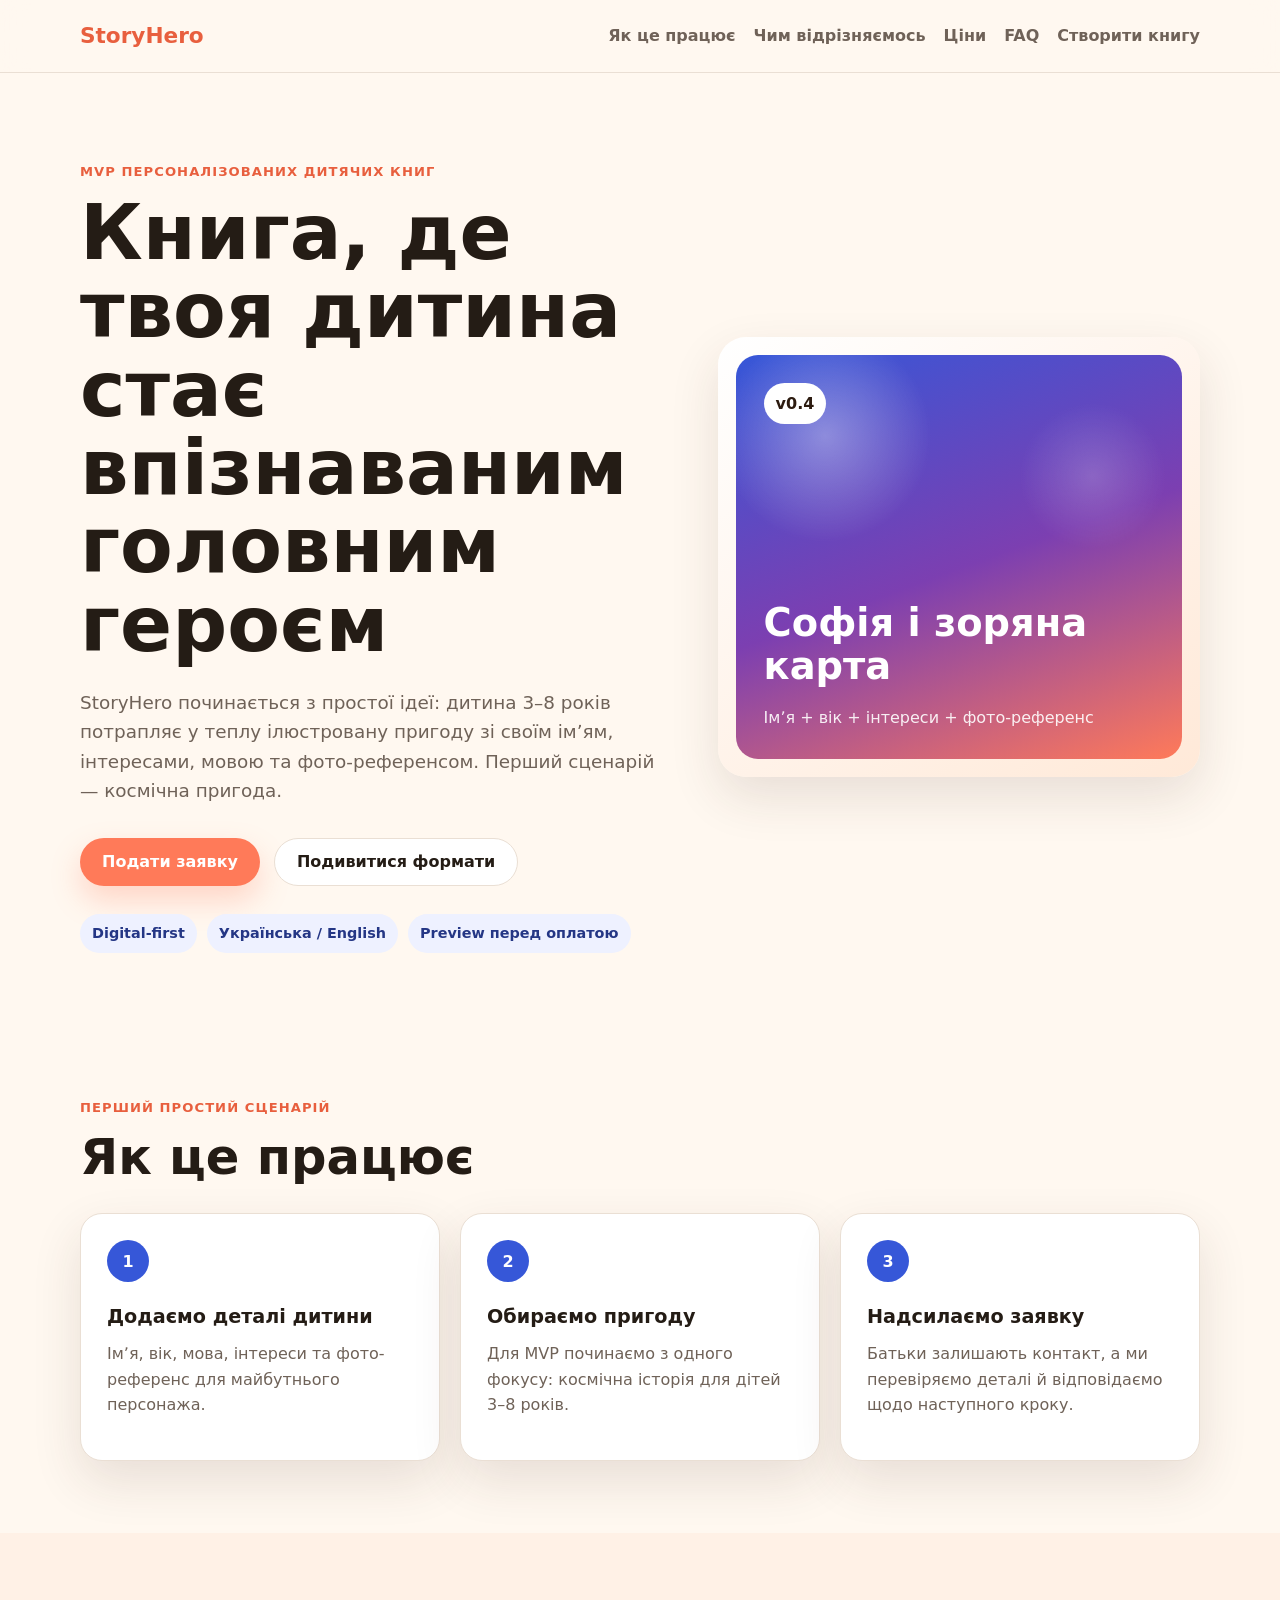
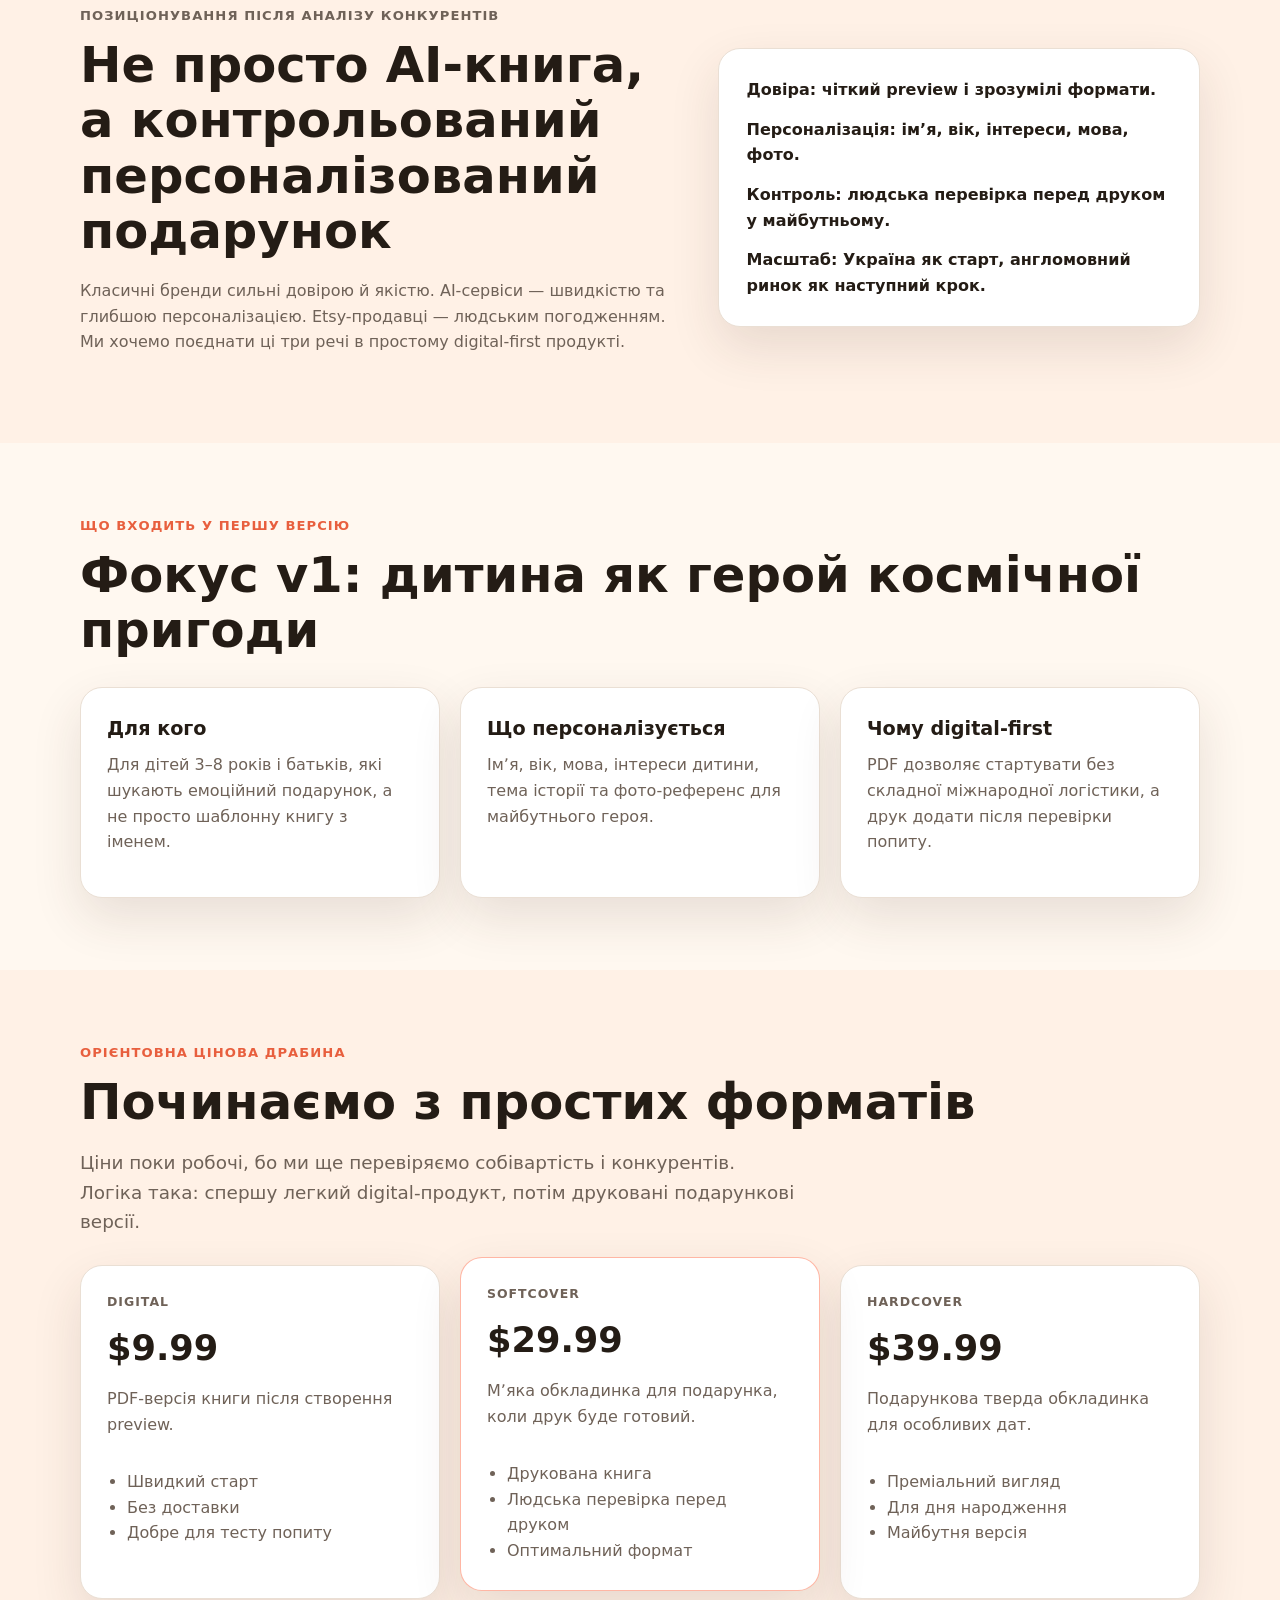
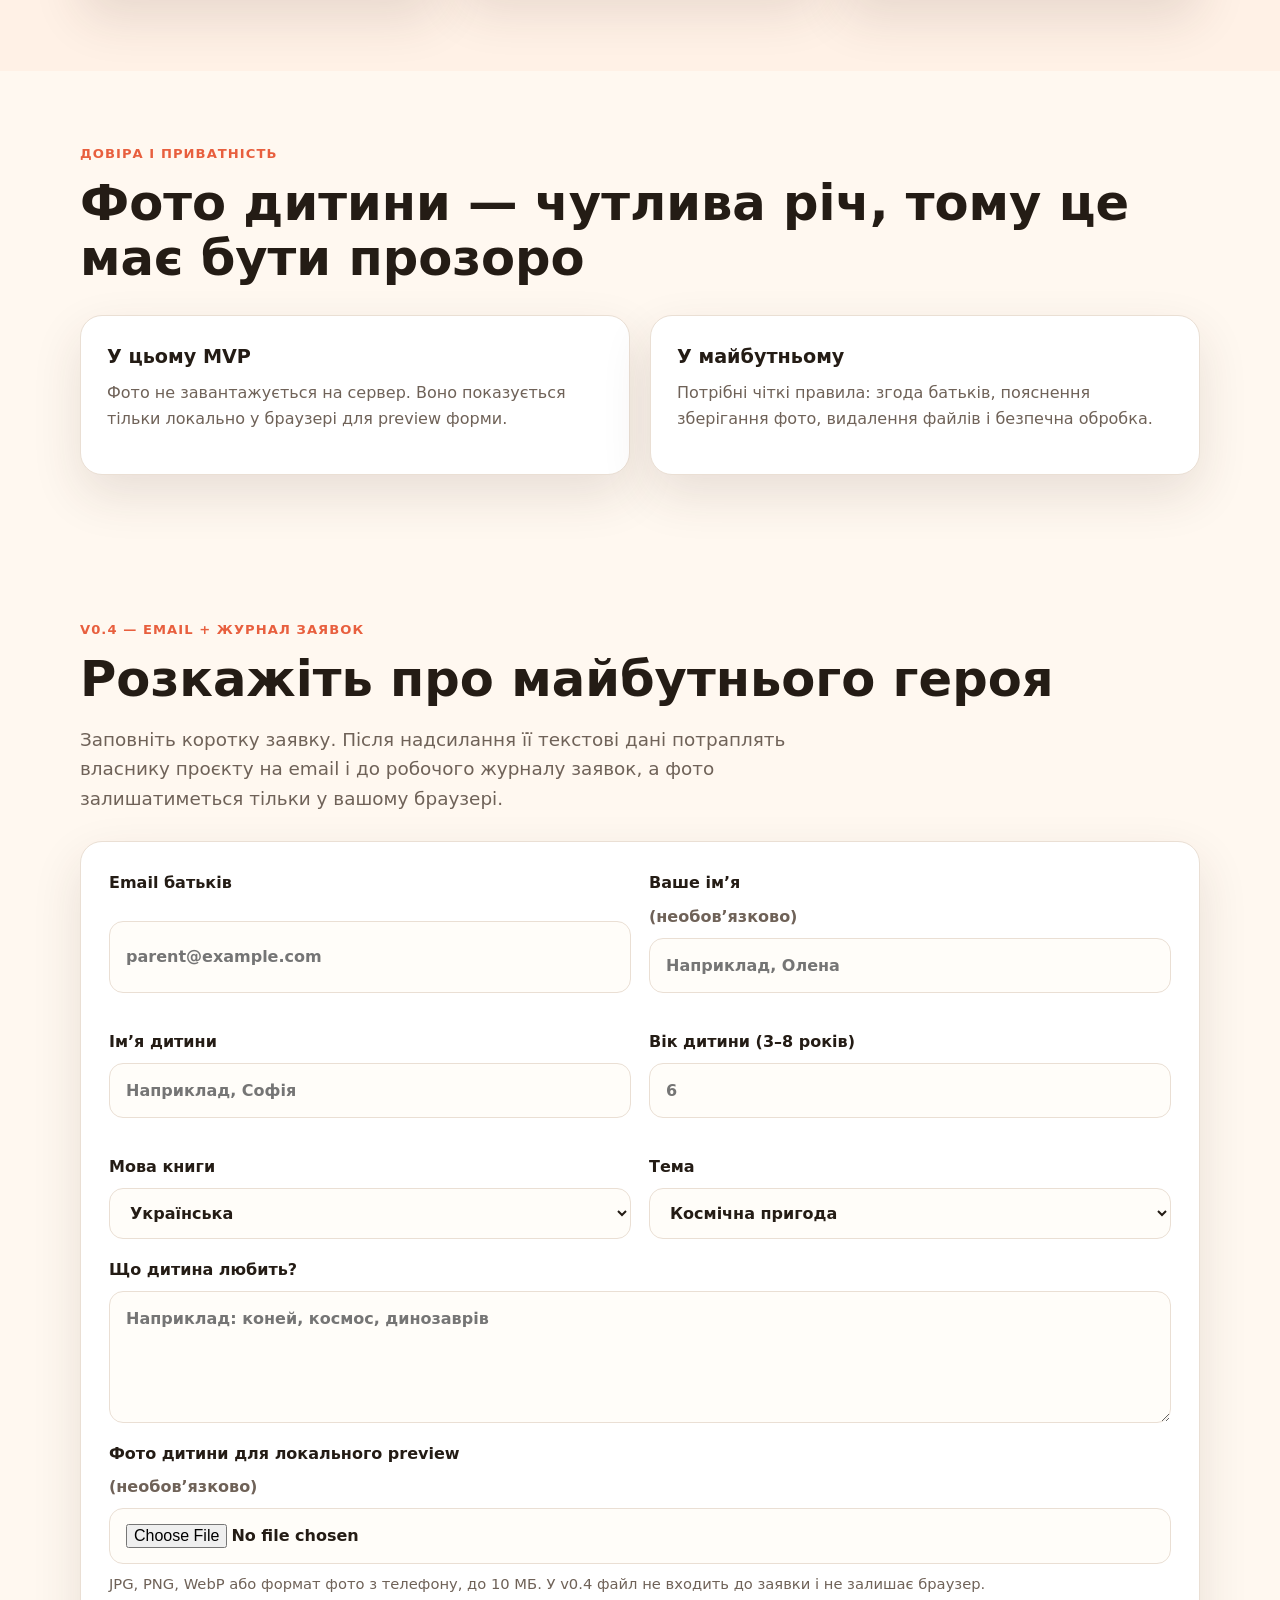
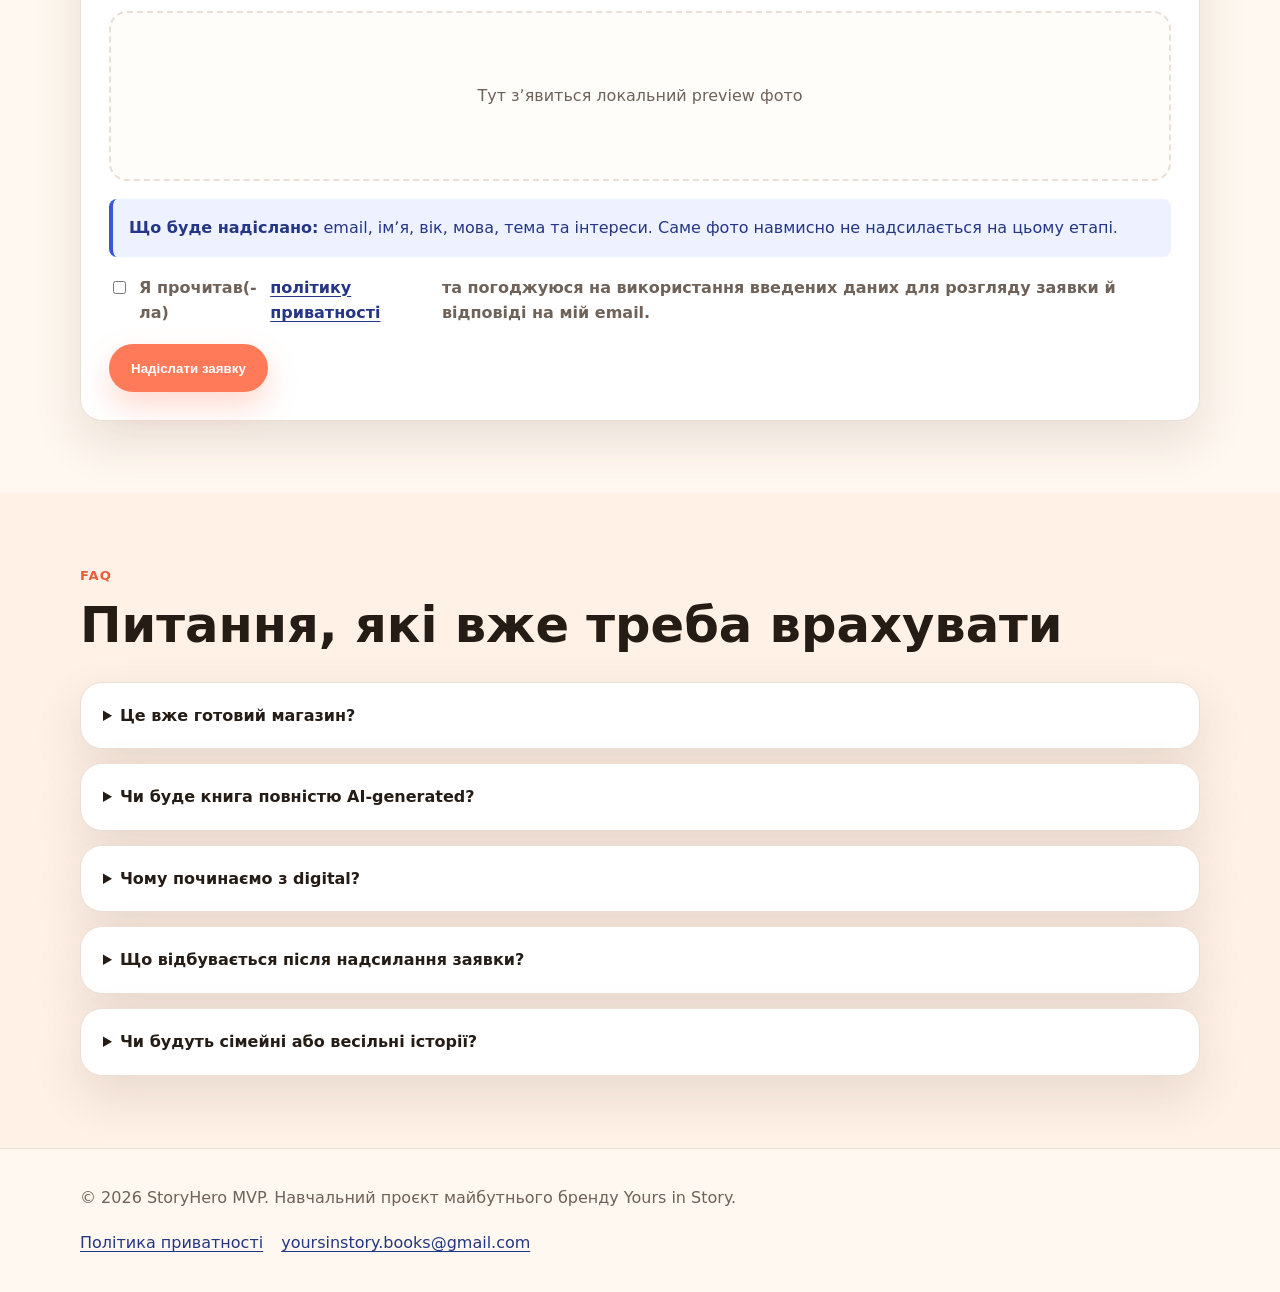
<file: index.html>
<!DOCTYPE html>
<html lang="uk">
<head>
  <meta charset="UTF-8" />
  <meta name="viewport" content="width=device-width, initial-scale=1.0" />
  <meta name="description" content="StoryHero MVP — персоналізована дитяча книга, де дитина стає впізнаваним головним героєм історії українською або англійською мовою." />
  <title>StoryHero — персоналізована дитяча книга</title>
  <link rel="stylesheet" href="css/style.css" />
</head>
<body>
  <header class="site-header">
    <nav class="nav container" aria-label="Головна навігація">
      <a class="logo" href="#">StoryHero</a>
      <div class="nav-links">
        <a href="#how-it-works">Як це працює</a>
        <a href="#positioning">Чим відрізняємось</a>
        <a href="#pricing">Ціни</a>
        <a href="#faq">FAQ</a>
        <a href="#create-book">Створити книгу</a>
      </div>
    </nav>
  </header>

  <main>
    <section class="hero">
      <div class="container hero-grid">
        <div class="hero-content">
          <p class="eyebrow">MVP персоналізованих дитячих книг</p>
          <h1>Книга, де твоя дитина стає впізнаваним головним героєм</h1>
          <p class="hero-text">
            StoryHero починається з простої ідеї: дитина 3–8 років потрапляє у теплу
            ілюстровану пригоду зі своїм імʼям, інтересами, мовою та фото-референсом.
            Перший сценарій — космічна пригода.
          </p>
          <div class="hero-actions">
            <a class="button primary" href="#create-book">Подати заявку</a>
            <a class="button secondary" href="#pricing">Подивитися формати</a>
          </div>
          <div class="trust-strip" aria-label="Ключові переваги">
            <span>Digital-first</span>
            <span>Українська / English</span>
            <span>Preview перед оплатою</span>
          </div>
        </div>

        <article class="book-card" aria-label="Приклад персоналізованої книги">
          <div class="book-cover">
            <span class="book-badge">v0.4</span>
            <h2>Софія і зоряна карта</h2>
            <p>Імʼя + вік + інтереси + фото-референс</p>
          </div>
        </article>
      </div>
    </section>

    <section id="how-it-works" class="section container">
      <p class="eyebrow">Перший простий сценарій</p>
      <h2>Як це працює</h2>
      <div class="steps-grid">
        <article class="step-card">
          <span>1</span>
          <h3>Додаємо деталі дитини</h3>
          <p>Імʼя, вік, мова, інтереси та фото-референс для майбутнього персонажа.</p>
        </article>
        <article class="step-card">
          <span>2</span>
          <h3>Обираємо пригоду</h3>
          <p>Для MVP починаємо з одного фокусу: космічна історія для дітей 3–8 років.</p>
        </article>
        <article class="step-card">
          <span>3</span>
          <h3>Надсилаємо заявку</h3>
          <p>Батьки залишають контакт, а ми перевіряємо деталі й відповідаємо щодо наступного кроку.</p>
        </article>
      </div>
    </section>

    <section id="positioning" class="section preview-section">
      <div class="container preview-grid">
        <div>
          <p class="eyebrow">Позиціонування після аналізу конкурентів</p>
          <h2>Не просто AI-книга, а контрольований персоналізований подарунок</h2>
          <p>
            Класичні бренди сильні довірою й якістю. AI-сервіси — швидкістю та глибшою
            персоналізацією. Etsy-продавці — людським погодженням. Ми хочемо поєднати
            ці три речі в простому digital-first продукті.
          </p>
        </div>
        <div class="features-list">
          <div><strong>Довіра:</strong> чіткий preview і зрозумілі формати.</div>
          <div><strong>Персоналізація:</strong> імʼя, вік, інтереси, мова, фото.</div>
          <div><strong>Контроль:</strong> людська перевірка перед друком у майбутньому.</div>
          <div><strong>Масштаб:</strong> Україна як старт, англомовний ринок як наступний крок.</div>
        </div>
      </div>
    </section>

    <section id="product" class="section container">
      <p class="eyebrow">Що входить у першу версію</p>
      <h2>Фокус v1: дитина як герой космічної пригоди</h2>
      <div class="product-grid">
        <article class="info-card">
          <h3>Для кого</h3>
          <p>Для дітей 3–8 років і батьків, які шукають емоційний подарунок, а не просто шаблонну книгу з іменем.</p>
        </article>
        <article class="info-card">
          <h3>Що персоналізується</h3>
          <p>Імʼя, вік, мова, інтереси дитини, тема історії та фото-референс для майбутнього героя.</p>
        </article>
        <article class="info-card">
          <h3>Чому digital-first</h3>
          <p>PDF дозволяє стартувати без складної міжнародної логістики, а друк додати після перевірки попиту.</p>
        </article>
      </div>
    </section>

    <section id="pricing" class="section pricing-section">
      <div class="container">
        <p class="eyebrow">Орієнтовна цінова драбина</p>
        <h2>Починаємо з простих форматів</h2>
        <p class="section-intro">
          Ціни поки робочі, бо ми ще перевіряємо собівартість і конкурентів. Логіка така:
          спершу легкий digital-продукт, потім друковані подарункові версії.
        </p>
        <div class="pricing-grid">
          <article class="price-card">
            <p class="price-label">Digital</p>
            <h3>$9.99</h3>
            <p>PDF-версія книги після створення preview.</p>
            <ul>
              <li>Швидкий старт</li>
              <li>Без доставки</li>
              <li>Добре для тесту попиту</li>
            </ul>
          </article>
          <article class="price-card featured">
            <p class="price-label">Softcover</p>
            <h3>$29.99</h3>
            <p>Мʼяка обкладинка для подарунка, коли друк буде готовий.</p>
            <ul>
              <li>Друкована книга</li>
              <li>Людська перевірка перед друком</li>
              <li>Оптимальний формат</li>
            </ul>
          </article>
          <article class="price-card">
            <p class="price-label">Hardcover</p>
            <h3>$39.99</h3>
            <p>Подарункова тверда обкладинка для особливих дат.</p>
            <ul>
              <li>Преміальний вигляд</li>
              <li>Для дня народження</li>
              <li>Майбутня версія</li>
            </ul>
          </article>
        </div>
      </div>
    </section>

    <section id="trust" class="section container">
      <p class="eyebrow">Довіра і приватність</p>
      <h2>Фото дитини — чутлива річ, тому це має бути прозоро</h2>
      <div class="trust-grid">
        <article class="info-card">
          <h3>У цьому MVP</h3>
          <p>Фото не завантажується на сервер. Воно показується тільки локально у браузері для preview форми.</p>
        </article>
        <article class="info-card">
          <h3>У майбутньому</h3>
          <p>Потрібні чіткі правила: згода батьків, пояснення зберігання фото, видалення файлів і безпечна обробка.</p>
        </article>
      </div>
    </section>

    <section id="create-book" class="section container">
      <p class="eyebrow">v0.4 — email + журнал заявок</p>
      <h2>Розкажіть про майбутнього героя</h2>
      <p class="section-intro">
        Заповніть коротку заявку. Після надсилання її текстові дані потраплять
        власнику проєкту на email і до робочого журналу заявок, а фото залишатиметься тільки у вашому браузері.
      </p>

      <form
        class="book-form"
        id="bookForm"
        action="https://formspree.io/f/mbglrelg"
        method="POST"
      >
        <div class="form-grid">
          <label>
            Email батьків
            <input
              type="email"
              id="parentEmail"
              name="email"
              placeholder="parent@example.com"
              autocomplete="email"
              required
            />
          </label>

          <label>
            Ваше імʼя <span class="optional-label">(необовʼязково)</span>
            <input
              type="text"
              id="parentName"
              name="parentName"
              placeholder="Наприклад, Олена"
              autocomplete="name"
            />
          </label>

          <label>
            Імʼя дитини
            <input
              type="text"
              id="childName"
              name="childName"
              placeholder="Наприклад, Софія"
              maxlength="60"
              required
            />
          </label>

          <label>
            Вік дитини (3–8 років)
            <input
              type="number"
              id="childAge"
              name="childAge"
              min="3"
              max="8"
              inputmode="numeric"
              placeholder="6"
              required
            />
          </label>

          <label>
            Мова книги
            <select id="bookLanguage" name="bookLanguage">
              <option value="uk">Українська</option>
              <option value="en">English</option>
            </select>
          </label>

          <label>
            Тема
            <select id="bookTheme" name="bookTheme">
              <option value="space">Космічна пригода</option>
              <option value="forest">Казковий ліс</option>
              <option value="dinosaurs">Світ динозаврів</option>
            </select>
          </label>
        </div>

        <label>
          Що дитина любить?
          <textarea
            id="childInterests"
            name="childInterests"
            rows="4"
            maxlength="500"
            placeholder="Наприклад: коней, космос, динозаврів"
          ></textarea>
        </label>

        <label>
          Фото дитини для локального preview <span class="optional-label">(необовʼязково)</span>
          <input
            type="file"
            id="childPhoto"
            accept="image/jpeg,image/png,image/webp,image/heic,image/heif"
            aria-describedby="photoHelp"
          />
        </label>
        <p class="field-help" id="photoHelp">
          JPG, PNG, WebP або формат фото з телефону, до 10 МБ. У v0.4 файл не входить до заявки і не залишає браузер.
        </p>

        <div class="photo-preview" id="photoPreview" aria-live="polite">
          <span>Тут зʼявиться локальний preview фото</span>
        </div>

        <div class="privacy-note">
          <strong>Що буде надіслано:</strong> email, імʼя, вік, мова, тема та інтереси.
          Саме фото навмисно не надсилається на цьому етапі.
        </div>

        <div class="honeypot" aria-hidden="true">
          <label for="company">Не заповнюйте це поле</label>
          <input type="text" id="company" name="company" tabindex="-1" autocomplete="off" />
        </div>

        <label class="checkbox-label">
          <input type="checkbox" name="privacyConsent" value="accepted" required />
          Я прочитав(-ла) <a class="inline-link" href="privacy.html" target="_blank" rel="noopener">політику приватності</a> та погоджуюся на використання введених даних для розгляду заявки й відповіді на мій email.
        </label>

        <div class="form-actions">
          <button class="button primary" id="submitButton" type="submit">Надіслати заявку</button>
          <p class="form-status" id="formStatus" role="status" aria-live="polite"></p>
        </div>
      </form>

      <div class="result-card" id="resultCard" hidden></div>
    </section>
    <section id="faq" class="section faq-section">
      <div class="container">
        <p class="eyebrow">FAQ</p>
        <h2>Питання, які вже треба врахувати</h2>
        <div class="faq-list">
          <details>
            <summary>Це вже готовий магазин?</summary>
            <p>Ні. Це навчальний MVP сайту. Ми спочатку перевіряємо ідею, структуру, SEO, форму і позиціонування.</p>
          </details>
          <details>
            <summary>Чи буде книга повністю AI-generated?</summary>
            <p>Не вирішуємо це наперед. Конкуренти показують, що AI дає швидкість, але якість і схожість треба контролювати.</p>
          </details>
          <details>
            <summary>Чому починаємо з digital?</summary>
            <p>Digital PDF дозволяє стартувати без міжнародної доставки, складу і складної поліграфічної логістики.</p>
          </details>
          <details>
            <summary>Що відбувається після надсилання заявки?</summary>
            <p>Ми отримаємо текстові дані заявки на email і в робочий журнал, звʼяжемося з батьками й уточнимо наступні кроки. Автоматичної генерації та оплати у v0.4 ще немає.</p>
          </details>
          <details>
            <summary>Чи будуть сімейні або весільні історії?</summary>
            <p>Так, це перспективна майбутня фішка. Але перший MVP тримаємо простим: дитяча книга про головного героя.</p>
          </details>
        </div>
      </div>
    </section>
  </main>

  <footer class="site-footer">
    <div class="container footer-content">
      <p>© 2026 StoryHero MVP. Навчальний проєкт майбутнього бренду Yours in Story.</p>
      <nav class="footer-links" aria-label="Юридична інформація та контакти">
        <a href="privacy.html">Політика приватності</a>
        <a href="mailto:yoursinstory.books@gmail.com">yoursinstory.books@gmail.com</a>
      </nav>
    </div>
  </footer>

  <script src="js/main.js" defer></script>
</body>
</html>
</file>
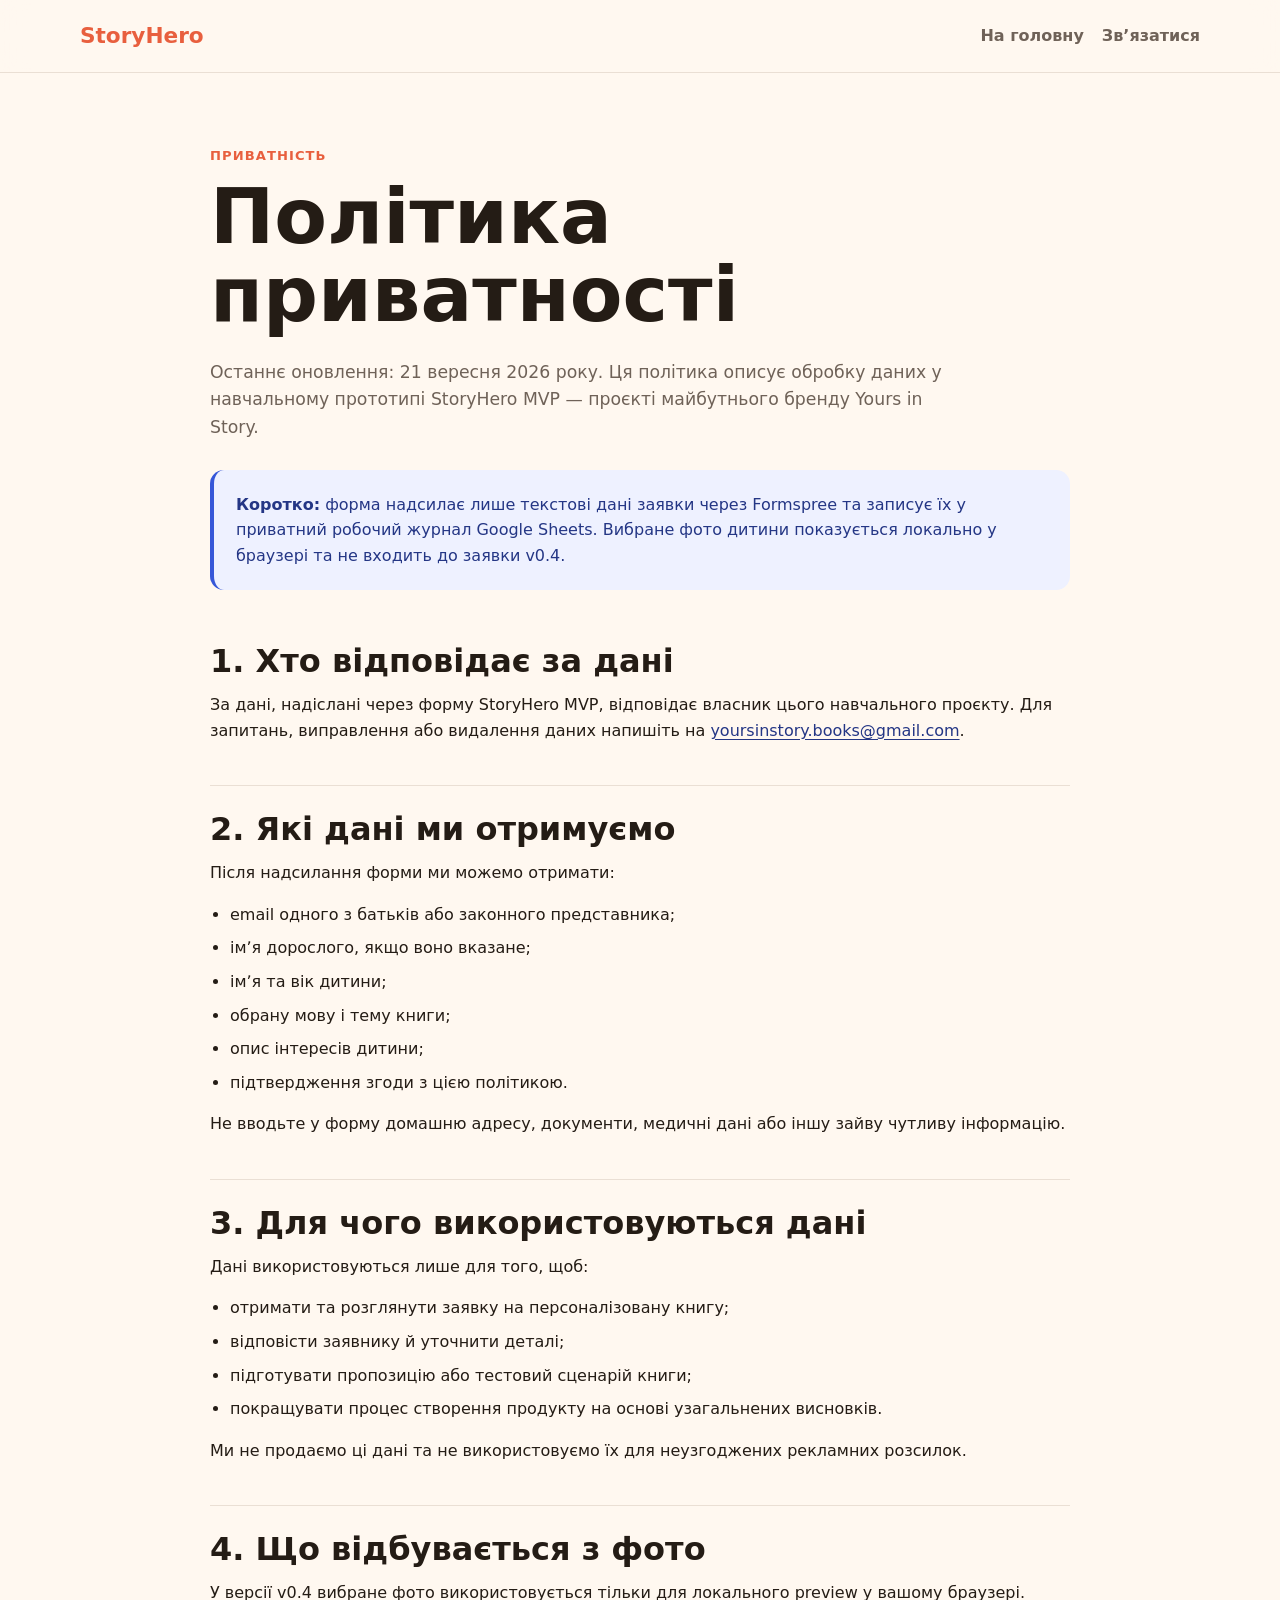
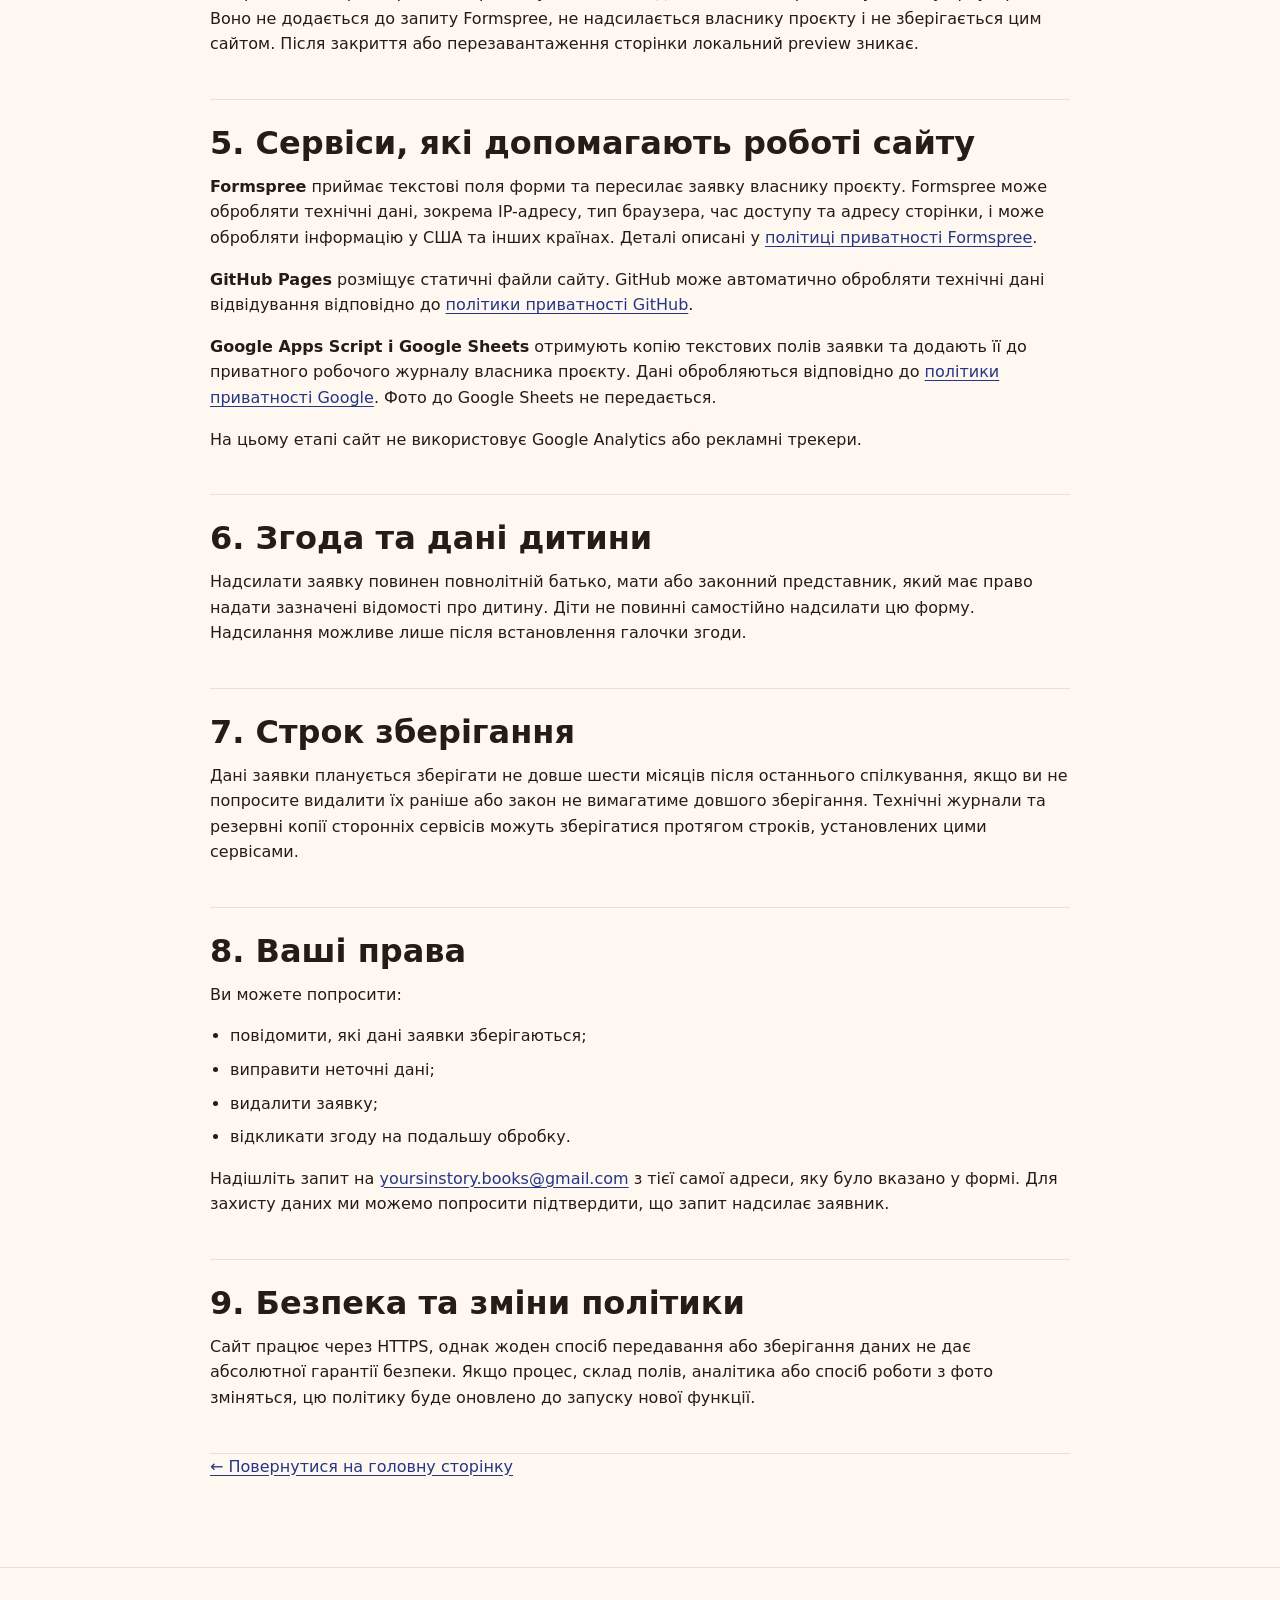
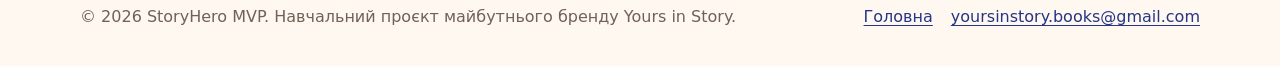
<file: privacy.html>
<!DOCTYPE html>
<html lang="uk">
<head>
  <meta charset="UTF-8" />
  <meta name="viewport" content="width=device-width, initial-scale=1.0" />
  <meta name="description" content="Політика приватності StoryHero MVP: які дані надсилаються, як використовуються Formspree і Google Sheets, що відбувається з фото та як попросити видалити дані." />
  <title>Політика приватності — StoryHero MVP</title>
  <link rel="stylesheet" href="css/style.css" />
</head>
<body>
  <header class="site-header">
    <nav class="nav container" aria-label="Навігація сторінки приватності">
      <a class="logo" href="./">StoryHero</a>
      <div class="nav-links">
        <a href="./">На головну</a>
        <a href="mailto:yoursinstory.books@gmail.com">Звʼязатися</a>
      </div>
    </nav>
  </header>

  <main class="legal-page">
    <div class="container legal-content">
      <p class="eyebrow">Приватність</p>
      <h1>Політика приватності</h1>
      <p class="legal-intro">
        Останнє оновлення: 21 вересня 2026 року. Ця політика описує обробку даних
        у навчальному прототипі StoryHero MVP — проєкті майбутнього бренду Yours in Story.
      </p>

      <div class="legal-summary">
        <strong>Коротко:</strong> форма надсилає лише текстові дані заявки через Formspree та
        записує їх у приватний робочий журнал Google Sheets. Вибране фото дитини показується
        локально у браузері та не входить до заявки v0.4.
      </div>

      <section>
        <h2>1. Хто відповідає за дані</h2>
        <p>
          За дані, надіслані через форму StoryHero MVP, відповідає власник цього навчального
          проєкту. Для запитань, виправлення або видалення даних напишіть на
          <a href="mailto:yoursinstory.books@gmail.com">yoursinstory.books@gmail.com</a>.
        </p>
      </section>

      <section>
        <h2>2. Які дані ми отримуємо</h2>
        <p>Після надсилання форми ми можемо отримати:</p>
        <ul>
          <li>email одного з батьків або законного представника;</li>
          <li>імʼя дорослого, якщо воно вказане;</li>
          <li>імʼя та вік дитини;</li>
          <li>обрану мову і тему книги;</li>
          <li>опис інтересів дитини;</li>
          <li>підтвердження згоди з цією політикою.</li>
        </ul>
        <p>Не вводьте у форму домашню адресу, документи, медичні дані або іншу зайву чутливу інформацію.</p>
      </section>

      <section>
        <h2>3. Для чого використовуються дані</h2>
        <p>Дані використовуються лише для того, щоб:</p>
        <ul>
          <li>отримати та розглянути заявку на персоналізовану книгу;</li>
          <li>відповісти заявнику й уточнити деталі;</li>
          <li>підготувати пропозицію або тестовий сценарій книги;</li>
          <li>покращувати процес створення продукту на основі узагальнених висновків.</li>
        </ul>
        <p>Ми не продаємо ці дані та не використовуємо їх для неузгоджених рекламних розсилок.</p>
      </section>

      <section>
        <h2>4. Що відбувається з фото</h2>
        <p>
          У версії v0.4 вибране фото використовується тільки для локального preview у вашому
          браузері. Воно не додається до запиту Formspree, не надсилається власнику проєкту
          і не зберігається цим сайтом. Після закриття або перезавантаження сторінки локальний
          preview зникає.
        </p>
      </section>

      <section>
        <h2>5. Сервіси, які допомагають роботі сайту</h2>
        <p>
          <strong>Formspree</strong> приймає текстові поля форми та пересилає заявку власнику
          проєкту. Formspree може обробляти технічні дані, зокрема IP-адресу, тип браузера,
          час доступу та адресу сторінки, і може обробляти інформацію у США та інших країнах.
          Деталі описані у
          <a href="https://formspree.io/legal/privacy-policy/" target="_blank" rel="noopener">політиці приватності Formspree</a>.
        </p>
        <p>
          <strong>GitHub Pages</strong> розміщує статичні файли сайту. GitHub може автоматично
          обробляти технічні дані відвідування відповідно до
          <a href="https://docs.github.com/en/site-policy/privacy-policies/github-general-privacy-statement" target="_blank" rel="noopener">політики приватності GitHub</a>.
        </p>
        <p>
          <strong>Google Apps Script і Google Sheets</strong> отримують копію текстових полів
          заявки та додають її до приватного робочого журналу власника проєкту. Дані
          обробляються відповідно до
          <a href="https://policies.google.com/privacy" target="_blank" rel="noopener">політики приватності Google</a>.
          Фото до Google Sheets не передається.
        </p>
        <p>На цьому етапі сайт не використовує Google Analytics або рекламні трекери.</p>
      </section>

      <section>
        <h2>6. Згода та дані дитини</h2>
        <p>
          Надсилати заявку повинен повнолітній батько, мати або законний представник, який має
          право надати зазначені відомості про дитину. Діти не повинні самостійно надсилати цю форму.
          Надсилання можливе лише після встановлення галочки згоди.
        </p>
      </section>

      <section>
        <h2>7. Строк зберігання</h2>
        <p>
          Дані заявки планується зберігати не довше шести місяців після останнього спілкування,
          якщо ви не попросите видалити їх раніше або закон не вимагатиме довшого зберігання.
          Технічні журнали та резервні копії сторонніх сервісів можуть зберігатися протягом
          строків, установлених цими сервісами.
        </p>
      </section>

      <section>
        <h2>8. Ваші права</h2>
        <p>Ви можете попросити:</p>
        <ul>
          <li>повідомити, які дані заявки зберігаються;</li>
          <li>виправити неточні дані;</li>
          <li>видалити заявку;</li>
          <li>відкликати згоду на подальшу обробку.</li>
        </ul>
        <p>
          Надішліть запит на
          <a href="mailto:yoursinstory.books@gmail.com">yoursinstory.books@gmail.com</a>
          з тієї самої адреси, яку було вказано у формі. Для захисту даних ми можемо попросити
          підтвердити, що запит надсилає заявник.
        </p>
      </section>

      <section>
        <h2>9. Безпека та зміни політики</h2>
        <p>
          Сайт працює через HTTPS, однак жоден спосіб передавання або зберігання даних не дає
          абсолютної гарантії безпеки. Якщо процес, склад полів, аналітика або спосіб роботи з
          фото зміняться, цю політику буде оновлено до запуску нової функції.
        </p>
      </section>

      <p><a href="./">← Повернутися на головну сторінку</a></p>
    </div>
  </main>

  <footer class="site-footer">
    <div class="container footer-content">
      <p>© 2026 StoryHero MVP. Навчальний проєкт майбутнього бренду Yours in Story.</p>
      <nav class="footer-links" aria-label="Контакти">
        <a href="./">Головна</a>
        <a href="mailto:yoursinstory.books@gmail.com">yoursinstory.books@gmail.com</a>
      </nav>
    </div>
  </footer>
</body>
</html>
</file>
<file: css/style.css>
:root {
  --bg: #fff8f0;
  --surface: #ffffff;
  --text: #241c15;
  --muted: #6f6258;
  --primary: #ff7a59;
  --primary-dark: #e85f3e;
  --secondary: #3657d8;
  --secondary-dark: #243685;
  --border: #eadfd4;
  --soft: #fff1e6;
  --shadow: 0 20px 50px rgba(62, 39, 35, 0.12);
}

* {
  box-sizing: border-box;
}

html {
  scroll-behavior: smooth;
}

body {
  margin: 0;
  font-family: Inter, system-ui, -apple-system, BlinkMacSystemFont, "Segoe UI", sans-serif;
  color: var(--text);
  background: var(--bg);
  line-height: 1.6;
}

a {
  color: inherit;
  text-decoration: none;
}

ul {
  padding-left: 20px;
}

.container {
  width: min(1120px, calc(100% - 32px));
  margin: 0 auto;
}

.site-header {
  position: sticky;
  top: 0;
  z-index: 10;
  background: rgba(255, 248, 240, 0.88);
  backdrop-filter: blur(14px);
  border-bottom: 1px solid var(--border);
}

.nav {
  min-height: 72px;
  display: flex;
  align-items: center;
  justify-content: space-between;
  gap: 24px;
}

.logo {
  font-size: 1.35rem;
  font-weight: 800;
  color: var(--primary-dark);
}

.nav-links {
  display: flex;
  gap: 18px;
  font-weight: 700;
  color: var(--muted);
  white-space: nowrap;
}

.nav-links a:hover {
  color: var(--primary-dark);
}

.hero {
  padding: 88px 0 72px;
}

.hero-grid,
.preview-grid {
  display: grid;
  grid-template-columns: 1.1fr 0.9fr;
  align-items: center;
  gap: 48px;
}

.eyebrow {
  margin: 0 0 12px;
  color: var(--primary-dark);
  font-weight: 800;
  text-transform: uppercase;
  letter-spacing: 0.08em;
  font-size: 0.82rem;
}

h1,
h2,
h3,
p {
  margin-top: 0;
}

h1 {
  font-size: clamp(2.35rem, 6vw, 4.8rem);
  line-height: 1.02;
  margin-bottom: 24px;
}

h2 {
  font-size: clamp(2rem, 4vw, 3.1rem);
  line-height: 1.12;
  margin-bottom: 18px;
}

h3 {
  font-size: 1.2rem;
  margin-bottom: 8px;
}

.hero-text,
.section-intro {
  max-width: 720px;
  color: var(--muted);
  font-size: 1.15rem;
}

.hero-actions {
  display: flex;
  flex-wrap: wrap;
  gap: 14px;
  margin-top: 32px;
}

.button {
  display: inline-flex;
  align-items: center;
  justify-content: center;
  min-height: 48px;
  padding: 0 22px;
  border-radius: 999px;
  border: 0;
  cursor: pointer;
  font-weight: 800;
  transition: transform 0.2s ease, box-shadow 0.2s ease, background 0.2s ease;
}

.button:hover {
  transform: translateY(-2px);
}

.button.primary {
  color: #fff;
  background: var(--primary);
  box-shadow: 0 14px 30px rgba(255, 122, 89, 0.28);
}

.button.primary:hover {
  background: var(--primary-dark);
}

.button.secondary {
  color: var(--text);
  background: #fff;
  border: 1px solid var(--border);
}

.trust-strip {
  display: flex;
  flex-wrap: wrap;
  gap: 10px;
  margin-top: 28px;
}

.trust-strip span {
  padding: 8px 12px;
  border-radius: 999px;
  color: var(--secondary-dark);
  background: #eef1ff;
  font-weight: 800;
  font-size: 0.9rem;
}

.book-card {
  min-height: 440px;
  padding: 18px;
  border-radius: 28px;
  background: linear-gradient(145deg, #fff, #ffe9d8);
  box-shadow: var(--shadow);
}

.book-cover {
  height: 100%;
  min-height: 404px;
  display: flex;
  flex-direction: column;
  justify-content: flex-end;
  padding: 28px;
  color: #fff;
  border-radius: 22px;
  background:
    radial-gradient(circle at 20% 20%, rgba(255,255,255,0.35), transparent 22%),
    radial-gradient(circle at 80% 30%, rgba(255,255,255,0.18), transparent 16%),
    linear-gradient(160deg, #3657d8, #7c3fb1 52%, #ff7a59);
}

.book-cover h2 {
  max-width: 380px;
  font-size: 2.4rem;
}

.book-cover p {
  margin-bottom: 0;
  opacity: 0.9;
}

.book-badge {
  align-self: flex-start;
  margin-bottom: auto;
  padding: 8px 12px;
  border-radius: 999px;
  color: #2c1b10;
  background: #fff;
  font-weight: 800;
}

.section {
  padding: 72px 0;
}

.steps-grid,
.product-grid,
.pricing-grid,
.trust-grid {
  display: grid;
  gap: 20px;
  margin-top: 28px;
}

.steps-grid,
.product-grid,
.pricing-grid {
  grid-template-columns: repeat(3, 1fr);
}

.trust-grid {
  grid-template-columns: repeat(2, 1fr);
}

.step-card,
.book-form,
.result-card,
.features-list,
.info-card,
.price-card,
.faq-list details {
  background: var(--surface);
  border: 1px solid var(--border);
  border-radius: 22px;
  box-shadow: var(--shadow);
}

.step-card,
.info-card,
.price-card {
  padding: 26px;
}

.step-card span {
  display: inline-flex;
  width: 42px;
  height: 42px;
  align-items: center;
  justify-content: center;
  margin-bottom: 20px;
  color: #fff;
  background: var(--secondary);
  border-radius: 50%;
  font-weight: 900;
}

.step-card p,
.preview-grid p,
.info-card p,
.price-card p,
.faq-list p {
  color: var(--muted);
}

.preview-section,
.pricing-section,
.faq-section {
  background: var(--soft);
}

.features-list {
  display: grid;
  gap: 14px;
  padding: 28px;
  font-weight: 700;
}

.price-card {
  display: flex;
  flex-direction: column;
}

.price-card.featured {
  border-color: rgba(255, 122, 89, 0.55);
  transform: translateY(-8px);
}

.price-label {
  margin-bottom: 8px;
  color: var(--primary-dark);
  font-weight: 900;
  text-transform: uppercase;
  letter-spacing: 0.08em;
  font-size: 0.78rem;
}

.price-card h3 {
  margin-bottom: 10px;
  font-size: 2.2rem;
}

.price-card ul {
  margin-bottom: 0;
  color: var(--muted);
}

.book-form {
  padding: 28px;
  margin-top: 28px;
}

.form-grid {
  display: grid;
  grid-template-columns: repeat(2, 1fr);
  gap: 18px;
}

label {
  display: grid;
  gap: 8px;
  margin-bottom: 18px;
  font-weight: 800;
}

input,
select,
textarea {
  width: 100%;
  padding: 14px 16px;
  border: 1px solid var(--border);
  border-radius: 14px;
  color: var(--text);
  background: #fffdf9;
  font: inherit;
}

input:focus,
select:focus,
textarea:focus {
  outline: 3px solid rgba(255, 122, 89, 0.18);
  border-color: var(--primary);
}

.checkbox-label {
  display: flex;
  align-items: flex-start;
  gap: 10px;
  font-weight: 600;
  color: var(--muted);
}

.checkbox-label input {
  width: auto;
  margin-top: 6px;
}

.photo-preview {
  min-height: 170px;
  display: grid;
  place-items: center;
  margin-bottom: 18px;
  border: 2px dashed var(--border);
  border-radius: 18px;
  color: var(--muted);
  overflow: hidden;
  background: #fffdf9;
}

.photo-preview img {
  width: 100%;
  max-height: 320px;
  object-fit: cover;
}

.result-card {
  padding: 24px;
  margin-top: 22px;
}

.result-card h3 {
  margin-bottom: 10px;
}

.result-note {
  padding: 14px 16px;
  border-radius: 14px;
  background: #eef1ff;
  color: var(--secondary-dark);
  font-weight: 700;
}

.faq-list {
  display: grid;
  gap: 14px;
  margin-top: 28px;
}

.faq-list details {
  padding: 20px 22px;
}

.faq-list summary {
  cursor: pointer;
  font-weight: 900;
}

.faq-list p {
  margin: 14px 0 0;
}

.site-footer {
  padding: 36px 0;
  color: var(--muted);
  border-top: 1px solid var(--border);
}

.site-footer p {
  margin: 0;
}

@media (max-width: 940px) {
  .nav {
    align-items: flex-start;
    flex-direction: column;
    padding: 16px 0;
  }

  .nav-links {
    width: 100%;
    overflow-x: auto;
    padding-bottom: 6px;
  }

  .hero {
    padding-top: 56px;
  }

  .hero-grid,
  .preview-grid,
  .steps-grid,
  .product-grid,
  .pricing-grid,
  .trust-grid,
  .form-grid {
    grid-template-columns: 1fr;
  }

  .price-card.featured {
    transform: none;
  }

  .book-card {
    min-height: 340px;
  }

  .book-cover {
    min-height: 310px;
  }
}

@media (max-width: 520px) {
  .container {
    width: min(100% - 24px, 1120px);
  }

  .section {
    padding: 56px 0;
  }

  h1 {
    font-size: 2.35rem;
  }

  .button {
    width: 100%;
  }

  .hero-actions {
    width: 100%;
  }
}

.optional-label {
  color: var(--muted);
  font-weight: 600;
}

.field-help {
  margin: -10px 0 16px;
  color: var(--muted);
  font-size: 0.92rem;
}

.privacy-note {
  margin: 0 0 18px;
  padding: 16px;
  border-left: 4px solid var(--secondary);
  border-radius: 8px;
  color: var(--secondary-dark);
  background: #eef1ff;
}

.form-actions {
  display: flex;
  align-items: center;
  gap: 16px;
  flex-wrap: wrap;
}

.form-status {
  flex: 1 1 280px;
  margin: 0;
  font-weight: 700;
}

.form-status[data-state="success"] {
  color: #176b3a;
}

.form-status[data-state="warning"] {
  color: #8a4b08;
}

.form-status[data-state="error"] {
  color: #a52a2a;
}

.button:disabled {
  cursor: wait;
  opacity: 0.7;
  transform: none;
}

.photo-preview.is-error {
  padding: 20px;
  color: #a52a2a;
  border-color: #d98b8b;
  text-align: center;
}


.inline-link,
.footer-links a,
.legal-content a {
  color: var(--secondary-dark);
  text-decoration: underline;
  text-underline-offset: 3px;
}

.inline-link:hover,
.footer-links a:hover,
.legal-content a:hover {
  color: var(--primary-dark);
}

.footer-content {
  display: flex;
  align-items: center;
  justify-content: space-between;
  gap: 20px;
  flex-wrap: wrap;
}

.footer-links {
  display: flex;
  gap: 18px;
  flex-wrap: wrap;
}

.legal-page {
  padding: 72px 0;
}

.legal-intro {
  max-width: 760px;
  color: var(--muted);
  font-size: 1.08rem;
}

.legal-summary {
  margin: 28px 0;
  padding: 22px;
  border-left: 4px solid var(--secondary);
  border-radius: 14px;
  color: var(--secondary-dark);
  background: #eef1ff;
}

.legal-content {
  max-width: 860px;
}

.legal-content section {
  padding: 26px 0;
  border-bottom: 1px solid var(--border);
}

.legal-content h2 {
  font-size: clamp(1.45rem, 3vw, 2rem);
  margin-bottom: 12px;
}

.legal-content li + li {
  margin-top: 8px;
}

@media (max-width: 520px) {
  .legal-page {
    padding: 48px 0;
  }

  .footer-content {
    align-items: flex-start;
    flex-direction: column;
  }

  .footer-links {
    flex-direction: column;
    gap: 10px;
  }
}


.honeypot {
  position: absolute;
  left: -10000px;
  width: 1px;
  height: 1px;
  overflow: hidden;
}
</file>
